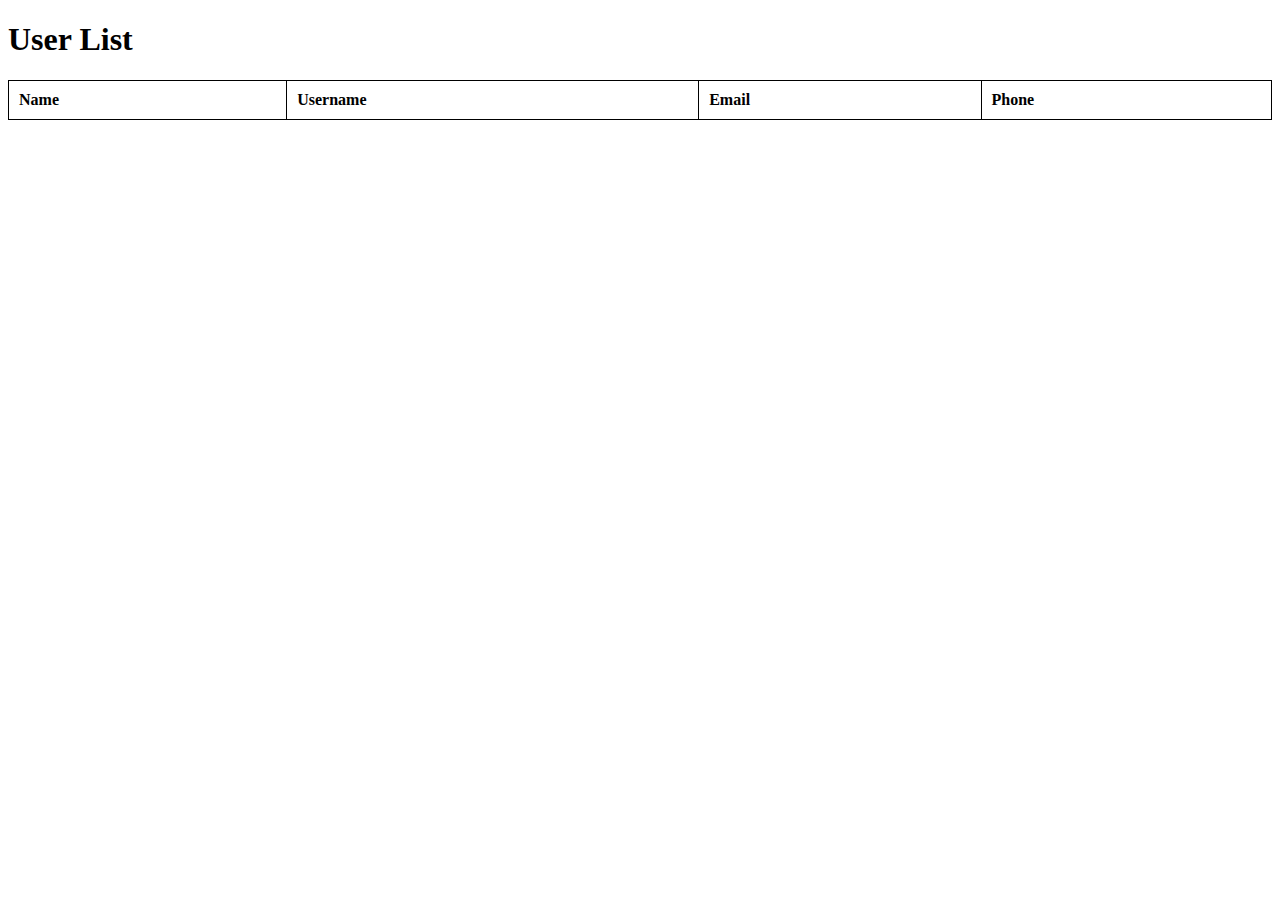
<file: fetch api/index.html>
<!DOCTYPE html>
<html lang="en">
<head>
    <meta charset="UTF-8">
    <meta name="viewport" content="width=device-width, initial-scale=1.0">
    <title>Fetch API Example</title>
    <style>
        table {
            width: 100%;
            border-collapse: collapse;
        }

        table, th, td {
            border: 1px solid black;
        }

        th, td {
            padding: 10px;
            text-align: left;
        }
    </style>
</head>
<body>
    <h1>User List</h1>
    <table>
        <thead>
            <tr>
                <th>Name</th>
                <th>Username</th>
                <th>Email</th>
                <th>Phone</th>
            </tr>
        </thead>
        <tbody id="user-table-body">
        </tbody>
    </table>
    
    <script src="app.js" defer></script>
</body>
</html>
</file>
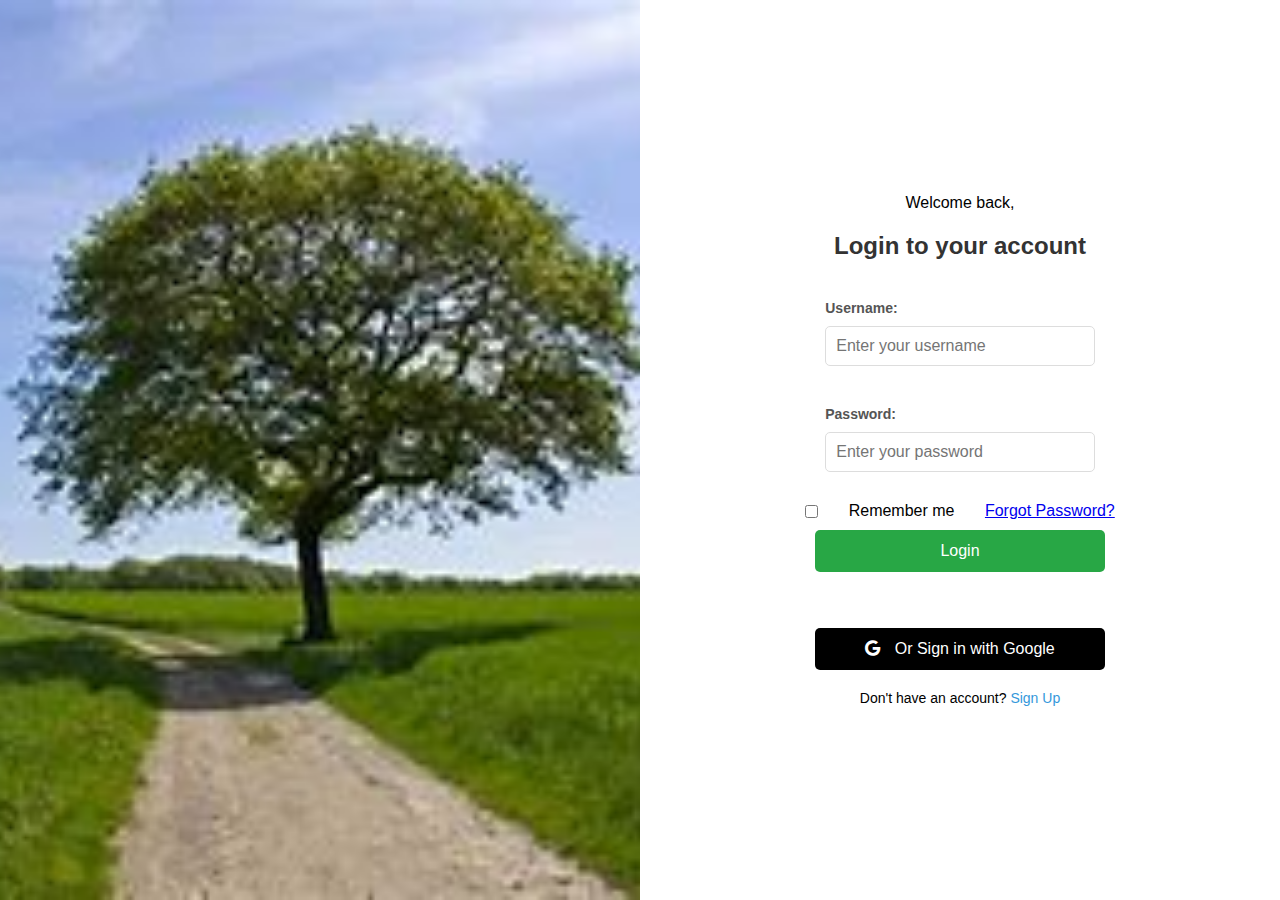
<file: login-page/index.html>
<!DOCTYPE html>
<html lang="en">
<head>
    <meta charset="UTF-8">
    <meta name="viewport" content="width=device-width, initial-scale=1.0">
    <title>Login Page</title>
    <link rel="stylesheet" href="style.css">
    <!-- Add Font Awesome CDN link -->
    <link rel="stylesheet" href="https://cdnjs.cloudflare.com/ajax/libs/font-awesome/6.0.0-beta3/css/all.min.css">
</head>
<body>
    
    <div class="container">
        <div class="image-section">
            <img src="trees.jpg" alt="Login Image" class="login-image">
        </div> <!-- This closing div tag was misplaced before -->
        
        <div class="login-section">
            <p>Welcome back,</p>
            <h2>Login to your account</h2>
            <form action="#" onsubmit="validateLogin(event)">
                <div class="input-group">
                    <label for="username">Username:</label>
                    <input type="text" id="username" name="username" placeholder="Enter your username" required>
                     
                </div>
                <div class="input-group">
                    <label for="password">Password:</label>
                    <input type="password" id="password" name="password" placeholder="Enter your password" required>
                    
                </div>
                <div class="check-grp">
                    <input type="checkbox" id="rememberMe" name="rememberMe">
                    <label for="rememberMe">Remember me</label>
                    <a href="#">Forgot Password?</a>
                </div>
                <div class="btn-group">
                    <button type="submit">Login</button>
                </div>
                <br>
                <!-- Placeholder for username error message -->
                 <p id="error-username"></p>
                  <!-- Placeholder for password error message -->
                 <p id="error-password"></p>


                <br>
                <div class="google-btn">
                    <button type="button"><i class="fab fa-google"></i> Or Sign in with Google</button>
                </div>
                <p class="signup-link">Don't have an account? <a href="#">Sign Up</a></p>
            </form>
        </div>
    </div>

    <script src="app.js"></script> 
</html>
</file>
<file: login-page/style.css>
/* Global styles */
* {
    margin: 0;
    padding: 0;
    box-sizing: border-box;
}

body {
    font-family: Arial, sans-serif;
    background-color: #f4f4f4;
    display: flex;
    justify-content: center;
    align-items: center;
    height: 100vh;
}

/* Full-height container */
.container {
    display: grid;
    grid-template-columns: 50% 50%;
    width: 100%;
    height: 100%;
    gap: 0;
}

/* Left image section */
.image-section {
    display: flex;
    justify-content: center;
    align-items: center;
    height: 100%;
}

.login-image {
    width: 100%;
    height: 100%;
    object-fit: cover;
}

/* Right login section */
.login-section {
    display: flex;
    justify-content: center;
    align-items: center;
    background-color: white;
    padding: 30px;
    height: 100%;
    flex-direction: column; /* Ensure content is centered vertically */
    gap: 20px;  /* Added spacing between elements */
}

p {
    text-align: left;
}

h2 {
    text-align: left;
    color: #333;
    font-size: 24px;
    font-weight: bold;
}

.input-group {
    display: flex;
    flex-direction: column;
    gap: 10px;
    width: 100%;
    padding: 20px;
}

.input-group label {
    font-size: 14px;
    color: #555;
    font-weight: bold;
}

.input-group input {
    padding: 10px;
    font-size: 16px;
    border: 1px solid #ddd;
    border-radius: 5px;
    outline: none;
}

.input-group input:focus {
    border-color: #3498db;
}

/* Button group */
.btn-group {
    display: flex;
    gap: 20px;
    width: 100%;
    padding: 10px;
}

/* Remember me and Forgot password group */
.check-grp {
    display: flex;
    align-items: center;
    justify-content: space-between;
    margin-top: 10px;
}

/* Google button styling */
.google-btn {
    display: flex;
    gap: 10px;
    width: 100%;
    padding: 10px;
    color: white;
}

/* Login button (Green) */
button {
    padding: 12px 50px;
    background-color: #28a745; /* Green color */
    color: white;
    border: none;
    border-radius: 5px;
    font-size: 16px;
    cursor: pointer;
    width: 100%;
    transition: background-color 0.3s ease;
}

button:hover {
    background-color: #218838; /* Darker green when hovered */
}

/* Google button (Black) */
.google-btn button {
    background-color: #000; /* Black color */
    color: white;
    font-size: 16px;
    width: 100%;
}

.google-btn button i {
    margin-right: 10px; /* Adds space between the Google icon and text */
}

.google-btn button:hover {
    background-color: #333; /* Darker black when hovered */
}

/* Sign-up link styling */
.signup-link {
    text-align: center;
    font-size: 14px;
    margin-top: 10px;
}

.signup-link a {
    color: #3498db;
    text-decoration: none;
}

.signup-link a:hover {
    text-decoration: underline;
}

/* Media Query for tablets (up to 768px wide) */
@media screen and (max-width: 768px) {
    .container {
        grid-template-columns: 1fr; /* Stack sections for smaller screens */
    }

    .image-section {
        display: none; /* Hide image section on tablets */
    }

    .login-section {
        padding: 20px;
    }
}

/* Media Query for mobile screens (up to 480px wide) */
@media screen and (max-width: 480px) {
    h2 {
        font-size: 20px;
    }

    .input-group input {
        font-size: 14px;
    }

    button {
        font-size: 14px;
    }

    .login-image {
        display: none; /* Hide image section on mobile screens */
    }
}
</file>
